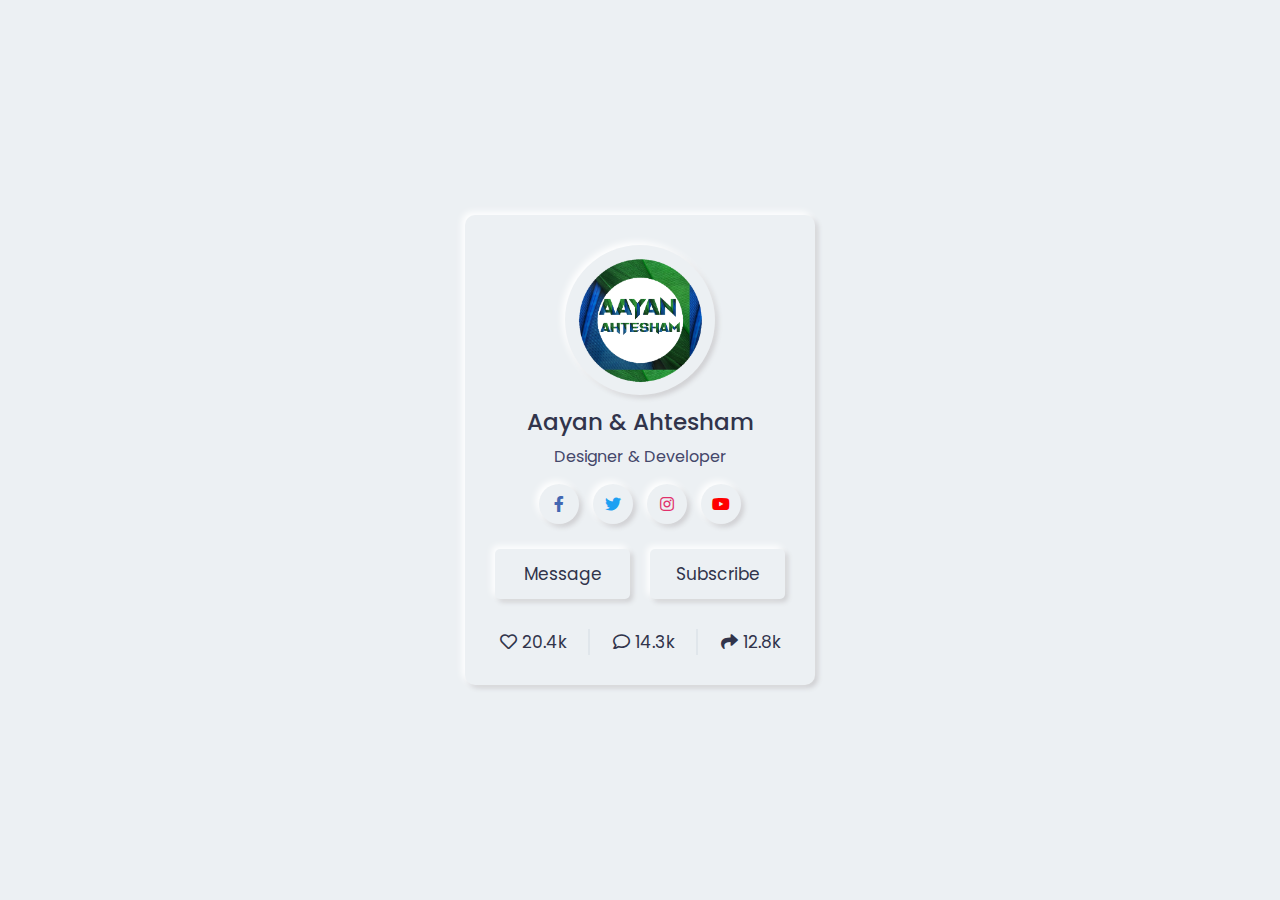
<file: about-us.html>
<!DOCTYPE html>
<!-- Created By CodingNepal - www.codingnepalweb.com -->
<html lang="en">
<head>
    <meta charset="UTF-8">
    <title>Neumorphism Profile Card | CodingNepal</title>
    <style>
        @import url('https://fonts.googleapis.com/css2?family=Poppins:wght@200;300;400;500;600;700&display=swap');
*{
  margin: 0;
  padding: 0;
  box-sizing: border-box;
  font-family: 'Poppins', sans-serif;
}
body{
  display: flex;
  align-items: center;
  justify-content: center;
  min-height: 100vh;
  background: #ecf0f3;
}
.wrapper,
.wrapper .img-area,
.social-icons a,
.buttons button{
  background: #ecf0f3;
  box-shadow: -3px -3px 7px #ffffff,
               3px 3px 5px #ceced1;
}
.wrapper{
  position: relative;
  width: 350px;
  padding: 30px;
  border-radius: 10px;
  display: flex;
  align-items: center;
  justify-content: center;
  flex-direction: column;
}
.wrapper .icon{
  font-size: 17px;
  color: #31344b;
  position: absolute;
  cursor: pointer;
  opacity: 0.7;
  top: 15px;
  height: 35px;
  width: 35px;
  text-align: center;
  line-height: 35px;
  border-radius: 50%;
  font-size: 16px;
}
.wrapper .icon i{
  position: relative;
  z-index: 9;
}
.wrapper .icon.arrow{
  left: 15px;
}
.wrapper .icon.dots{
  right: 15px;
}
.wrapper .img-area{
  height: 150px;
  width: 150px;
  border-radius: 50%;
  display: flex;
  align-items: center;
  justify-content: center;
}
.img-area .inner-area{
  height: calc(100% - 25px);
  width: calc(100% - 25px);
  border-radius: 50%;
}
.inner-area img{
  height: 100%;
  width: 100%;
  border-radius: 50%;
  object-fit: cover;
}
.wrapper .name{
  font-size: 23px;
  font-weight: 500;
  color: #31344b;
  margin: 10px 0 5px 0;
}
.wrapper .about{
  color: #44476a;
  font-weight: 400;
  font-size: 16px;
}
.wrapper .social-icons{
  margin: 15px 0 25px 0;
}
.social-icons a{
  position: relative;
  height: 40px;
  width: 40px;
  margin: 0 5px;
  display: inline-flex;
  text-decoration: none;
  border-radius: 50%;
}
.social-icons a:hover::before,
.wrapper .icon:hover::before,
.buttons button:hover:before{
  content: "";
  position: absolute;
  top: 0;
  left: 0;
  bottom: 0;
  right: 0;
  border-radius: 50%;
  background: #ecf0f3;
  box-shadow: inset -3px -3px 7px #ffffff,
              inset 3px 3px 5px #ceced1;
}
.buttons button:hover:before{
  z-index: -1;
  border-radius: 5px;
}
.social-icons a i{
  position: relative;
  z-index: 3;
  text-align: center;
  width: 100%;
  height: 100%;
  line-height: 40px;
}
.social-icons a.fb i{
  color: #4267B2;
}
.social-icons a.twitter i{
  color: #1DA1F2;
}
.social-icons a.insta i{
  color: #E1306C;
}
.social-icons a.yt i{
  color: #ff0000;
}
.wrapper .buttons{
  display: flex;
  width: 100%;
  justify-content: space-between;
}
.buttons button{
  position: relative;
  width: 100%;
  border: none;
  outline: none;
  padding: 12px 0;
  color: #31344b;
  font-size: 17px;
  font-weight: 400;
  border-radius: 5px;
  cursor: pointer;
  z-index: 4;
}
.buttons button:first-child{
  margin-right: 10px;
}
.buttons button:last-child{
  margin-left: 10px;
}
.wrapper .social-share{
  display: flex;
  width: 100%;
  margin-top: 30px;
  padding: 0 5px;
  justify-content: space-between;
}
.social-share .row{
  color: #31344b;
  font-size: 17px;
  cursor: pointer;
  position: relative;
}
.social-share .row::before{
  position: absolute;
  content: "";
  height: 100%;
  width: 2px;
  background: #e0e6eb;
  margin-left: -25px;
}
.row:first-child::before{
  background: none;
}
.social-share .row i.icon-2{
  position: absolute;
  left: 0;
  top: 50%;
  color: #31344b;
  transform: translateY(-50%);
  opacity: 0;
  pointer-events: none;
  transition: all 0.3s ease;
}
.row:nth-child(1):hover i.fa-heart,
.row:nth-child(2):hover i.fa-comment{
  opacity: 1;
  pointer-events: auto;
}
    </style>
    <link rel="stylesheet" href="https://cdnjs.cloudflare.com/ajax/libs/font-awesome/5.15.3/css/all.min.css"/>
</head>
<body>
  <div class="wrapper">
    <div class="img-area">
      <div class="inner-area">
        <img src="green logo.png" alt="">
      </div>
    </div>
    <div class="name">Aayan & Ahtesham</div>
    <div class="about">Designer & Developer</div>
    <div class="social-icons">
      <a href="#" class="fb"><i class="fab fa-facebook-f"></i></a>
      <a href="#" class="twitter"><i class="fab fa-twitter"></i></a>
      <a href="#" class="insta"><i class="fab fa-instagram"></i></a>
      <a href="#" class="yt"><i class="fab fa-youtube"></i></a>
    </div>
    <div class="buttons">
      <button>Message</button>
      <button>Subscribe</button>
    </div>
    <div class="social-share">
      <div class="row">
        <i class="far fa-heart"></i>
        <i class="icon-2 fas fa-heart"></i>
        <span>20.4k</span>
      </div>
      <div class="row">
        <i class="far fa-comment"></i>
        <i class="icon-2 fas fa-comment"></i>
        <span>14.3k</span>
      </div>
      <div class="row">
        <i class="fas fa-share"></i>
        <span>12.8k</span>
      </div>
    </div>
  </div>
</body>
</html>
</file>
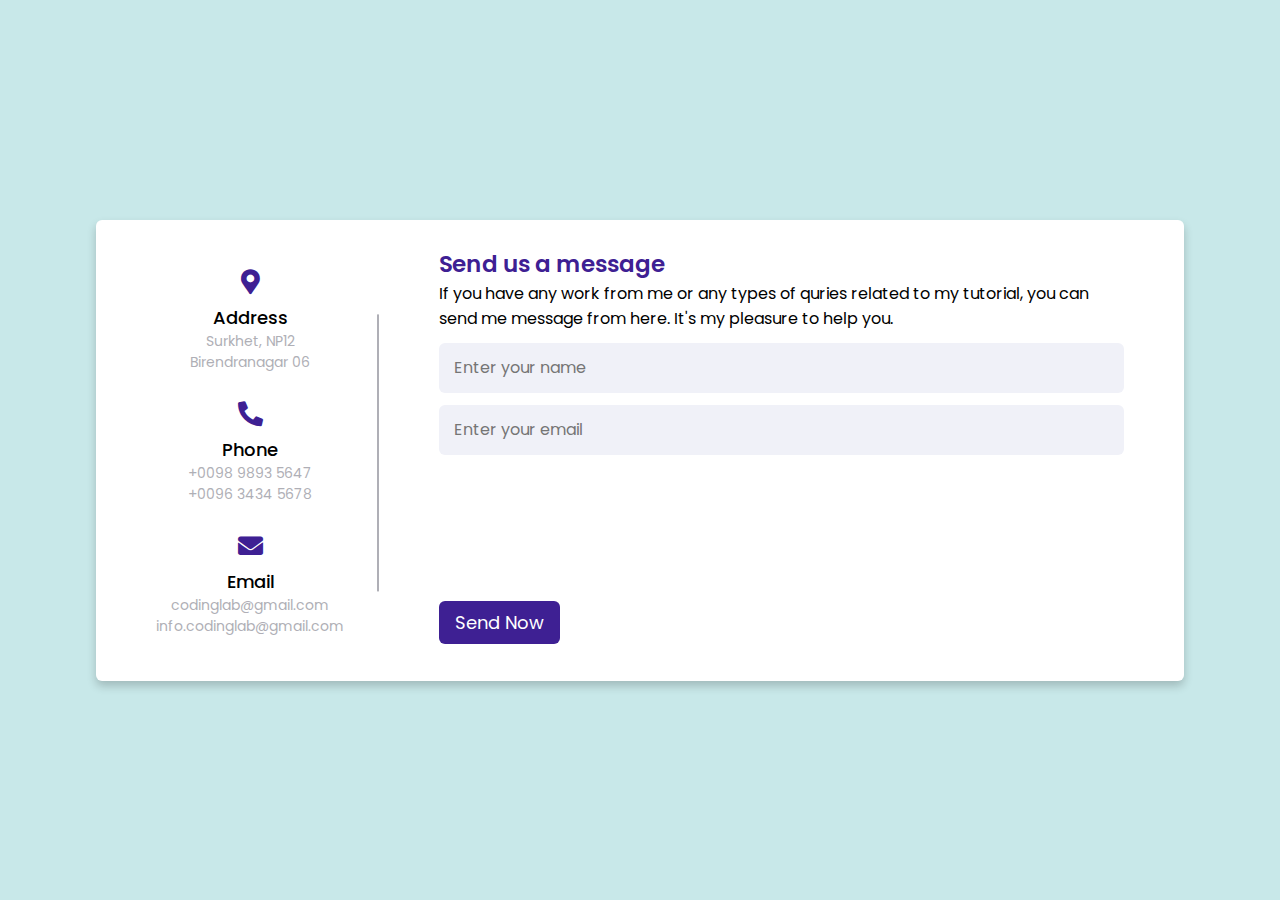
<file: contact-us.html>
<!DOCTYPE html>
<!-- Created By CodingLab - www.codinglabweb.com -->
<html lang="en" dir="ltr">
  <head>
    <meta charset="UTF-8">
    <title> Responsive Contact Us Form  | CodingLab </title>
    <link rel="stylesheet" href="https://cdnjs.cloudflare.com/ajax/libs/font-awesome/5.15.3/css/all.min.css"/>
    <style>
        /* Google Font CDN Link */
@import url('https://fonts.googleapis.com/css2?family=Poppins:wght@200;300;400;500;600;700&display=swap');
*{
  margin: 0;
  padding: 0;
  box-sizing: border-box;
  font-family: "Poppins" , sans-serif;
}
body{
  min-height: 100vh;
  width: 100%;
  background: #c8e8e9;
  display: flex;
  align-items: center;
  justify-content: center;
}
.container{
  width: 85%;
  background: #fff;
  border-radius: 6px;
  padding: 20px 60px 30px 40px;
  box-shadow: 0 5px 10px rgba(0, 0, 0, 0.2);
}
.container .content{
  display: flex;
  align-items: center;
  justify-content: space-between;
}
.container .content .left-side{
  width: 25%;
  height: 100%;
  display: flex;
  flex-direction: column;
  align-items: center;
  justify-content: center;
  margin-top: 15px;
  position: relative;
}
.content .left-side::before{
  content: '';
  position: absolute;
  height: 70%;
  width: 2px;
  right: -15px;
  top: 50%;
  transform: translateY(-50%);
  background: #afafb6;
}
.content .left-side .details{
  margin: 14px;
  text-align: center;
}
.content .left-side .details i{
  font-size: 25px;
  color: #3e2093;
  margin-bottom: 10px;
}
.content .left-side .details .topic{
  font-size: 18px;
  font-weight: 500;
}
.content .left-side .details .text-one,
.content .left-side .details .text-two{
  font-size: 14px;
  color: #afafb6;
}
.container .content .right-side{
  width: 75%;
  margin-left: 75px;
}
.content .right-side .topic-text{
  font-size: 23px;
  font-weight: 600;
  color: #3e2093;
}
.right-side .input-box{
  height: 50px;
  width: 100%;
  margin: 12px 0;
}
.right-side .input-box input,
.right-side .input-box textarea{
  height: 100%;
  width: 100%;
  border: none;
  outline: none;
  font-size: 16px;
  background: #F0F1F8;
  border-radius: 6px;
  padding: 0 15px;
  resize: none;
}
.right-side .message-box{
  min-height: 110px;
}
.right-side .input-box textarea{
  padding-top: 6px;
}
.right-side .button{
  display: inline-block;
  margin-top: 12px;
}
.right-side .button input[type="button"]{
  color: #fff;
  font-size: 18px;
  outline: none;
  border: none;
  padding: 8px 16px;
  border-radius: 6px;
  background: #3e2093;
  cursor: pointer;
  transition: all 0.3s ease;
}
.button input[type="button"]:hover{
  background: #5029bc;
}

@media (max-width: 950px) {
  .container{
    width: 90%;
    padding: 30px 40px 40px 35px ;
  }
  .container .content .right-side{
   width: 75%;
   margin-left: 55px;
}
}
@media (max-width: 820px) {
  .container{
    margin: 40px 0;
    height: 100%;
  }
  .container .content{
    flex-direction: column-reverse;
  }
 .container .content .left-side{
   width: 100%;
   flex-direction: row;
   margin-top: 40px;
   justify-content: center;
   flex-wrap: wrap;
 }
 .container .content .left-side::before{
   display: none;
 }
 .container .content .right-side{
   width: 100%;
   margin-left: 0;
 }
}
    </style>
    <!-- Fontawesome CDN Link -->
    <link rel="stylesheet" href="https://cdnjs.cloudflare.com/ajax/libs/font-awesome/5.15.2/css/all.min.css"/>
     <meta name="viewport" content="width=device-width, initial-scale=1.0">
   </head>
<body>
  <div class="container">
    <div class="content">
      <div class="left-side">
        <div class="address details">
          <i class="fas fa-map-marker-alt"></i>
          <div class="topic">Address</div>
          <div class="text-one">Surkhet, NP12</div>
          <div class="text-two">Birendranagar 06</div>
        </div>
        <div class="phone details">
          <i class="fas fa-phone-alt"></i>
          <div class="topic">Phone</div>
          <div class="text-one">+0098 9893 5647</div>
          <div class="text-two">+0096 3434 5678</div>
        </div>
        <div class="email details">
          <i class="fas fa-envelope"></i>
          <div class="topic">Email</div>
          <div class="text-one">codinglab@gmail.com</div>
          <div class="text-two">info.codinglab@gmail.com</div>
        </div>
      </div>
      <div class="right-side">
        <div class="topic-text">Send us a message</div>
        <p>If you have any work from me or any types of quries related to my tutorial, you can send me message from here. It's my pleasure to help you.</p>
      <form action="#">
        <div class="input-box">
          <input type="text" placeholder="Enter your name">
        </div>
        <div class="input-box">
          <input type="text" placeholder="Enter your email">
        </div>
        <div class="input-box message-box">
          
        </div>
        <div class="button">
          <input type="button" value="Send Now" >
        </div>
      </form>
    </div>
    </div>
  </div>
</body>
</html>
</file>
